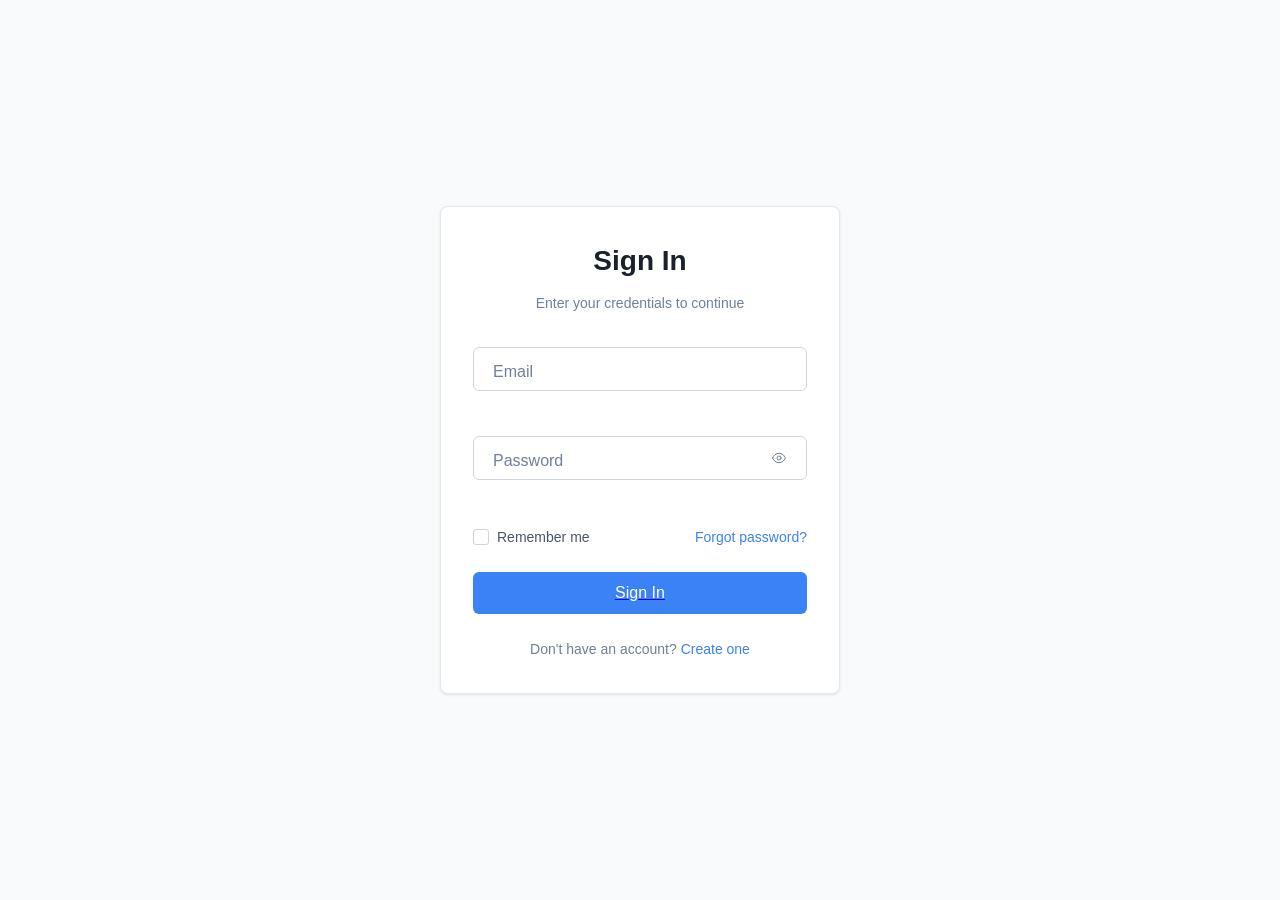
<file: Loginpage/loginpage.html>
<!DOCTYPE html>
<html lang="en">
  <head>
    <meta charset="UTF-8" />
    <meta name="viewport" content="width=device-width, initial-scale=1.0" />
    <title>Minimal Login Form</title>
    <link rel="stylesheet" href="loginpage.css" />
  </head>
  <body>
    <div class="login-container">
      <div class="login-card">
        <div class="login-header">
          <h2>Sign In</h2>
          <p>Enter your credentials to continue</p>
        </div>

        <form class="login-form" id="loginForm" novalidate>
          <div class="form-group">
            <div class="input-wrapper">
              <input
                type="email"
                id="email"
                name="email"
                required
                autocomplete="email"
              />
              <label for="email">Email</label>
            </div>
            <span class="error-message" id="emailError"></span>
          </div>

          <div class="form-group">
            <div class="input-wrapper">
              <input
                type="password"
                id="password"
                name="password"
                required
                autocomplete="current-password"
              />
              <label for="password">Password</label>
              <button
                type="button"
                class="password-toggle"
                id="passwordToggle"
                aria-label="Toggle password visibility"
              >
                <span class="toggle-icon"></span>
              </button>
            </div>
            <span class="error-message" id="passwordError"></span>
          </div>

          <div class="form-options">
            <div class="remember-wrapper">
              <input type="checkbox" id="remember" name="remember" />
              <label for="remember" class="checkbox-label">
                <span class="checkmark"></span>
                Remember me
              </label>
            </div>
            <a href="#" class="forgot-password">Forgot password?</a>
          </div>

          <button type="submit" class="login-btn">
            <a href="mainpage.html"> <span class="btn-text">Sign In</span> </a>
            <span class="btn-loader"></span>
          </button>
        </form>

        <div class="signup-link">
          <p>Don't have an account? <a href="#">Create one</a></p>
        </div>

        <div class="success-message" id="successMessage">
          <div class="success-icon">✓</div>
          <h3>Welcome back!</h3>
          <p>Redirecting to your dashboard...</p>
        </div>
      </div>
    </div>

    <script src="loginpage.js"></script>
  </body>
</html>
</file>
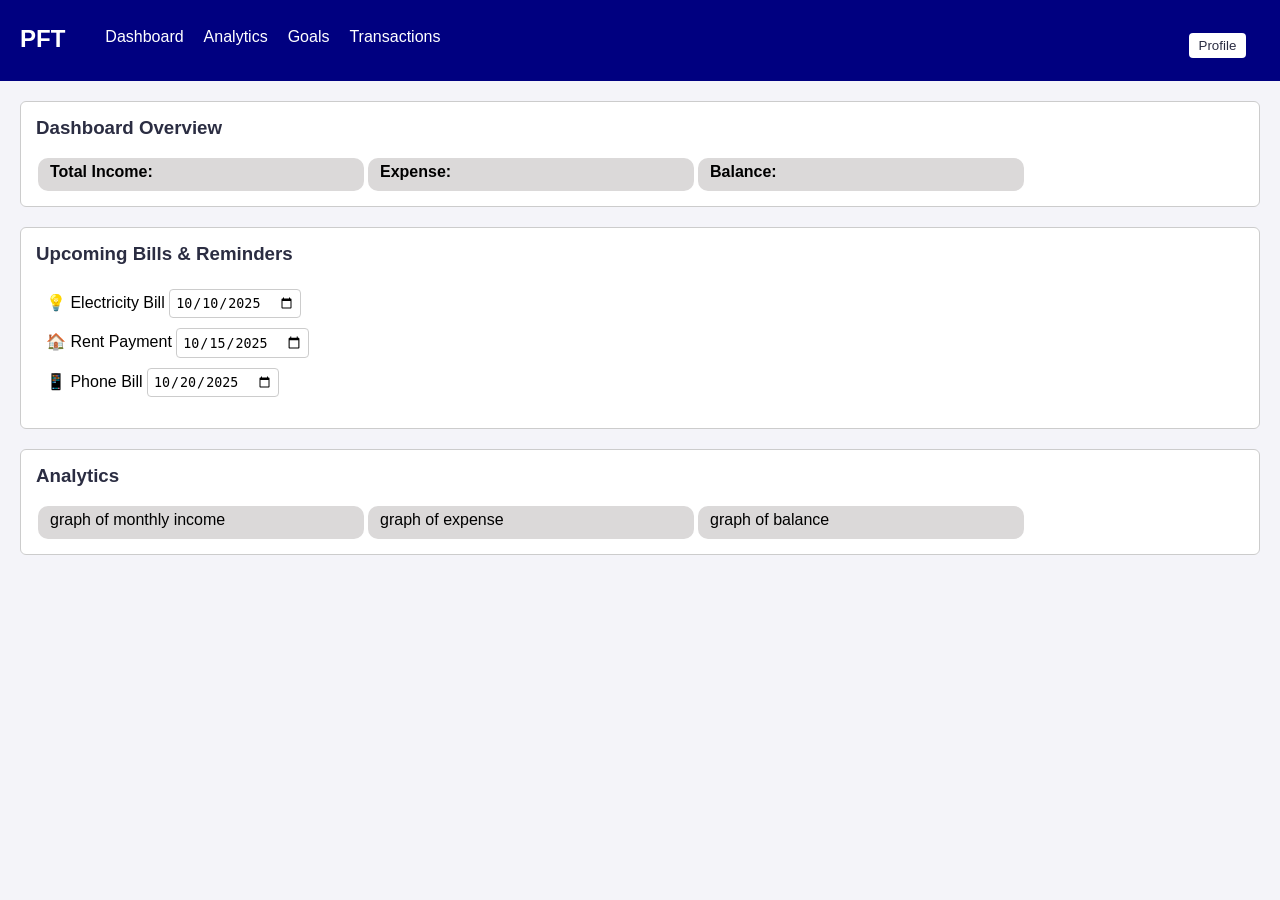
<file: MainPage/mainpage.html>
<!DOCTYPE html>
<html lang="en">
  <head>
    <meta charset="UTF-8" />
    <meta name="viewport" content="width=device-width, initial-scale=1.0" />
    <title>PFT Dashboard</title>
    <link rel="stylesheet" href="css/mainpagestyle.css" />
  </head>
  <body>
    <!-- Navigation Bar -->
    <header>
      <div class="navbar">
        <h2>PFT</h2>
        <div class="nav-links">
          <a href="#">Dashboard</a>
          <a href="#">Analytics</a>
          <a href="#">Goals</a>
          <a href="#">Transactions</a>
        </div>
        <div class="nav-buttons">
          <button class="profile_button">Profile</button>
        </div>
      </div>
    </header>

    <!-- Main Content: Main Page Content -->
    <div class="main">
      <!-- Dashboard Overview -->
      <div class="card">
        <h3>Dashboard Overview</h3>
        <div class="dashboard_div">
          <fieldset class="income_fieldset">
            <label><b>Total Income:</b></label>
          </fieldset>
          <fieldset class="expense_fieldset"><b>Expense:</b></fieldset>
          <fieldset class="balance_fieldset"><b>Balance:</b></fieldset>
        </div>
      </div>

      <!-- Reminders -->
      <div class="card">
        <h3>Upcoming Bills & Reminders</h3>
        <ul>
          <li>
            💡 Electricity Bill
            <input type="date" value="2025-10-10" />
          </li>
          <li>
            🏠 Rent Payment
            <input type="date" value="2025-10-15" />
          </li>
          <li>
            📱 Phone Bill
            <input type="date" value="2025-10-20" />
          </li>
        </ul>
      </div>

      <!-- Add & Budget Section -->
      <div class="card">
        <h3>Analytics</h3>
        <div class="analytics_div">
          <fieldset class="incomegraph_fieldset">
            graph of monthly income
          </fieldset>
          <fieldset class="expensegraph_fieldset">graph of expense</fieldset>
          <fieldset class="balancegraph_fieldset">graph of balance</fieldset>
        </div>
      </div>
    </div>
  </body>
</html>
</file>
<file: Loginpage/loginpage.css>
/* Minimal Login Form - Complete & Self-Contained */

* {
  margin: 0;
  padding: 0;
  box-sizing: border-box;
}

body {
  font-family: -apple-system, BlinkMacSystemFont, "Segoe UI", "Roboto",
    "Helvetica Neue", Arial, sans-serif;
  background: #f8fafc;
  min-height: 100vh;
  display: flex;
  align-items: center;
  justify-content: center;
  padding: 20px;
  line-height: 1.6;
}

.login-container {
  width: 100%;
  max-width: 400px;
}

.login-card {
  background: #ffffff;
  border: 1px solid #e2e8f0;
  border-radius: 8px;
  padding: 32px;
  box-shadow: 0 1px 3px rgba(0, 0, 0, 0.1);
  transition: all 0.2s ease;
}

.login-card:hover {
  box-shadow: 0 4px 6px rgba(0, 0, 0, 0.1);
}

.login-header {
  text-align: center;
  margin-bottom: 32px;
}

.login-header h2 {
  color: #1a202c;
  font-size: 1.75rem;
  font-weight: 600;
  margin-bottom: 8px;
}

.login-header p {
  color: #718096;
  font-size: 14px;
  font-weight: 400;
}

/* Form Group & Input Styles */
.form-group {
  margin-bottom: 20px;
  position: relative;
}

.input-wrapper {
  position: relative;
  display: flex;
  flex-direction: column;
}

.input-wrapper input {
  background: #ffffff;
  border: 1px solid #d1d5db;
  border-radius: 6px;
  padding: 12px 16px;
  color: #1a202c;
  font-size: 16px;
  font-weight: 400;
  transition: all 0.2s ease;
  width: 100%;
  outline: none;
}

.input-wrapper input:focus {
  border-color: #3b82f6;
  box-shadow: 0 0 0 3px rgba(59, 130, 246, 0.1);
}

.input-wrapper input:focus + label,
.input-wrapper input:valid + label {
  transform: translateY(-32px) scale(0.85);
  color: #3b82f6;
  font-weight: 500;
}

.input-wrapper label {
  position: absolute;
  left: 16px;
  top: 12px;
  color: #718096;
  font-size: 16px;
  font-weight: 400;
  transition: all 0.2s ease;
  pointer-events: none;
  transform-origin: left top;
  background: #ffffff;
  padding: 0 4px;
}

/* Password Toggle */
.input-wrapper .password-toggle {
  position: absolute;
  right: 12px;
  top: 50%;
  transform: translateY(-50%);
  background: none;
  border: none;
  cursor: pointer;
  padding: 8px;
  color: #718096;
  transition: color 0.2s ease;
  z-index: 2;
}

.input-wrapper .password-toggle:hover {
  color: #3b82f6;
}

.toggle-icon {
  display: block;
  width: 16px;
  height: 16px;
  background-image: url("data:image/svg+xml,%3csvg xmlns='http://www.w3.org/2000/svg' fill='none' viewBox='0 0 24 24' stroke='%23718096' stroke-width='1.5'%3e%3cpath stroke-linecap='round' stroke-linejoin='round' d='M15 12a3 3 0 11-6 0 3 3 0 016 0z'/%3e%3cpath stroke-linecap='round' stroke-linejoin='round' d='M2.458 12C3.732 7.943 7.523 5 12 5c4.478 0 8.268 2.943 9.542 7-1.274 4.057-5.064 7-9.542 7-4.477 0-8.268-2.943-9.542-7z'/%3e%3c/svg%3e");
  background-size: contain;
  background-repeat: no-repeat;
  background-position: center;
  transition: background-image 0.2s ease;
}

.password-toggle:hover .toggle-icon {
  background-image: url("data:image/svg+xml,%3csvg xmlns='http://www.w3.org/2000/svg' fill='none' viewBox='0 0 24 24' stroke='%233b82f6' stroke-width='1.5'%3e%3cpath stroke-linecap='round' stroke-linejoin='round' d='M15 12a3 3 0 11-6 0 3 3 0 016 0z'/%3e%3cpath stroke-linecap='round' stroke-linejoin='round' d='M2.458 12C3.732 7.943 7.523 5 12 5c4.478 0 8.268 2.943 9.542 7-1.274 4.057-5.064 7-9.542 7-4.477 0-8.268-2.943-9.542-7z'/%3e%3c/svg%3e");
}

.toggle-icon.show-password {
  background-image: url("data:image/svg+xml,%3csvg xmlns='http://www.w3.org/2000/svg' fill='none' viewBox='0 0 24 24' stroke='%23718096' stroke-width='1.5'%3e%3cpath stroke-linecap='round' stroke-linejoin='round' d='M3.98 8.223A10.477 10.477 0 001.934 12C3.226 16.338 7.244 19.5 12 19.5c.993 0 1.953-.138 2.863-.395M6.228 6.228A10.45 10.45 0 0112 4.5c4.756 0 8.773 3.162 10.065 7.498a10.523 10.523 0 01-4.293 5.774M6.228 6.228L3 3m3.228 3.228l3.65 3.65m7.894 7.894L21 21m-3.228-3.228l-3.65-3.65m0 0a3 3 0 11-4.243-4.243m4.242 4.242L9.88 9.88'/%3e%3c/svg%3e");
}

/* Form Options */
.form-options {
  display: flex;
  justify-content: space-between;
  align-items: center;
  margin-bottom: 24px;
  flex-wrap: wrap;
  gap: 12px;
}

.remember-wrapper {
  display: flex;
  align-items: center;
  gap: 8px;
  cursor: pointer;
}

.remember-wrapper input[type="checkbox"] {
  display: none;
}

.checkmark {
  width: 16px;
  height: 16px;
  border: 1px solid #d1d5db;
  border-radius: 3px;
  display: flex;
  align-items: center;
  justify-content: center;
  transition: all 0.2s ease;
  flex-shrink: 0;
  background: #ffffff;
}

.remember-wrapper input[type="checkbox"]:checked + .checkbox-label .checkmark {
  background: #3b82f6;
  border-color: #3b82f6;
}

.remember-wrapper
  input[type="checkbox"]:checked
  + .checkbox-label
  .checkmark::after {
  content: "✓";
  color: white;
  font-size: 10px;
  font-weight: bold;
}

.checkbox-label {
  color: #4a5568;
  font-size: 14px;
  cursor: pointer;
  user-select: none;
  display: flex;
  align-items: center;
  gap: 8px;
}

.forgot-password {
  color: #3b82f6;
  text-decoration: none;
  font-size: 14px;
  font-weight: 500;
  transition: color 0.2s ease;
}

.forgot-password:hover {
  color: #2563eb;
}

/* Login Button */
.login-btn {
  width: 100%;
  background: #3b82f6;
  border: none;
  border-radius: 6px;
  padding: 12px 24px;
  color: white;
  font-size: 16px;
  font-weight: 500;
  cursor: pointer;
  transition: all 0.2s ease;
  position: relative;
  margin-bottom: 24px;
}

.login-btn:hover {
  background: #2563eb;
  transform: translateY(-1px);
  box-shadow: 0 4px 6px rgba(59, 130, 246, 0.2);
}

.login-btn:active {
  transform: translateY(0);
}

/* Loading State */
.login-btn.loading {
  pointer-events: none;
  background: #9ca3af;
}

.btn-text {
  color: white;
  transition: opacity 0.2s ease;
}

.btn-loader {
  position: absolute;
  top: 50%;
  left: 50%;
  transform: translate(-50%, -50%);
  width: 16px;
  height: 16px;
  border: 2px solid transparent;
  border-top: 2px solid white;
  border-radius: 50%;
  opacity: 0;
  animation: spin 1s linear infinite;
  transition: opacity 0.2s ease;
}

.login-btn.loading .btn-text {
  opacity: 0;
}

.login-btn.loading .btn-loader {
  opacity: 1;
}

/* Error States */
.error-message {
  color: #dc2626;
  font-size: 12px;
  font-weight: 500;
  margin-top: 6px;
  margin-left: 4px;
  opacity: 0;
  transform: translateY(-10px);
  transition: all 0.2s ease;
}

.error-message.show {
  opacity: 1;
  transform: translateY(0);
}

.form-group.error .input-wrapper input {
  border-color: #dc2626;
  box-shadow: 0 0 0 3px rgba(220, 38, 38, 0.1);
}

/* Success Message */
.success-message {
  display: none;
  text-align: center;
  padding: 32px 20px;
  opacity: 0;
  transform: translateY(20px);
  transition: all 0.3s ease;
}

.success-message.show {
  display: block;
  opacity: 1;
  transform: translateY(0);
}

.success-icon {
  width: 48px;
  height: 48px;
  background: #059669;
  border-radius: 50%;
  display: flex;
  align-items: center;
  justify-content: center;
  font-size: 20px;
  color: white;
  margin: 0 auto 16px;
}

.success-message h3 {
  color: #1a202c;
  font-size: 1.25rem;
  margin-bottom: 8px;
}

.success-message p {
  color: #718096;
  font-size: 14px;
}

/* Signup Link */
.signup-link {
  text-align: center;
}

.signup-link p {
  color: #718096;
  font-size: 14px;
}

.signup-link a {
  color: #3b82f6;
  text-decoration: none;
  font-weight: 500;
  transition: color 0.2s ease;
}

.signup-link a:hover {
  color: #2563eb;
}

/* Animations */
@keyframes spin {
  0% {
    transform: translate(-50%, -50%) rotate(0deg);
  }
  100% {
    transform: translate(-50%, -50%) rotate(360deg);
  }
}

/* Mobile Responsive */
@media (max-width: 480px) {
  body {
    padding: 16px;
  }

  .login-card {
    padding: 24px;
  }

  .login-header h2 {
    font-size: 1.5rem;
  }

  .form-options {
    flex-direction: column;
    align-items: flex-start;
    gap: 16px;
  }
}
</file>
<file: MainPage/css/mainpagestyle.css>
/* Basic Page Setup */
body {
  font-family: Arial, sans-serif;
  background-color: #f4f4f9;
  margin: 0;
  padding: 0;
}

header {
  display: flex;
}
/* Navbar */
.navbar {
  background-color: navy;
  width: 100%;
  color: white;
  padding: 20px 20px 10px 20px;
  display: flex;
  gap: 30px;
}

.navbar h2 {
  margin: 5px 0;
}

.nav-links {
  margin: 8px 0;
  display: flex;
}

.nav-links a {
  display: inline-flex;
  color: white;
  text-decoration: none;
  margin: 0 10px;
}

.nav-links a:hover {
  text-decoration: underline;
}

.nav-buttons {
  padding-left: 56.7%;
  margin: 8px 0;
  display: flex;
}

.nav-buttons button {
  background-color: white;
  color: #2b2d42;
  border: none;
  padding: 5px 10px;
  margin: 5px;
  border-radius: 4px;
  text-align: center;
  cursor: pointer;
  display: flex;
}

.nav-buttons button:hover {
  background-color: #ddd;
}

/* Main Content */
.main {
  padding: 20px;
}

/* Card Boxes */
.card {
  background-color: white;
  border: 1px solid #ccc;
  border-radius: 6px;
  padding: 15px;
  margin-bottom: 20px;
}

.card h3 {
  margin-top: 0;
  color: #2b2d42;
}

/* Input Fields */
input[type="number"],
input[type="date"] {
  padding: 5px;
  border: 1px solid #ccc;
  border-radius: 4px;
  margin-top: 5px;
}

/* Buttons inside cards */
.card button {
  background-color: #2b2d42;
  color: white;
  border: none;
  padding: 6px 12px;
  margin-top: 8px;
  border-radius: 4px;
  cursor: pointer;
}

.card button:hover {
  background-color: #8d99ae;
}

/* Simple list styling */
ul {
  list-style: none;
  padding-left: 10px;
}

ul li {
  margin: 5px 0;
}

.dashboard_div {
  display: flex;
}
.income_fieldset {
  display: flex;
  width: 25%;
  height: 50%;
  border: none;
  border-radius: 10px;
  background-color: rgb(219, 217, 217);
}

.expense_fieldset {
  width: 25%;
  height: 25%;
  border: none;
  border-radius: 10px;
  background-color: rgb(219, 217, 217);
}

.balance_fieldset {
  width: 25%;
  height: 25%;
  border: none;
  border-radius: 10px;
  background-color: rgb(219, 217, 217);
}

.analytics_div {
  display: flex;
}
.incomegraph_fieldset {
  width: 25%;
  height: 25%;
  border: none;
  border-radius: 10px;
  background-color: rgb(219, 217, 217);
}

.expensegraph_fieldset {
  width: 25%;
  height: 25%;
  border: none;
  border-radius: 10px;
  background-color: rgb(219, 217, 217);
}

.balancegraph_fieldset {
  width: 25%;
  height: 25%;
  border: none;
  border-radius: 10px;
  background-color: rgb(219, 217, 217);
}
</file>
